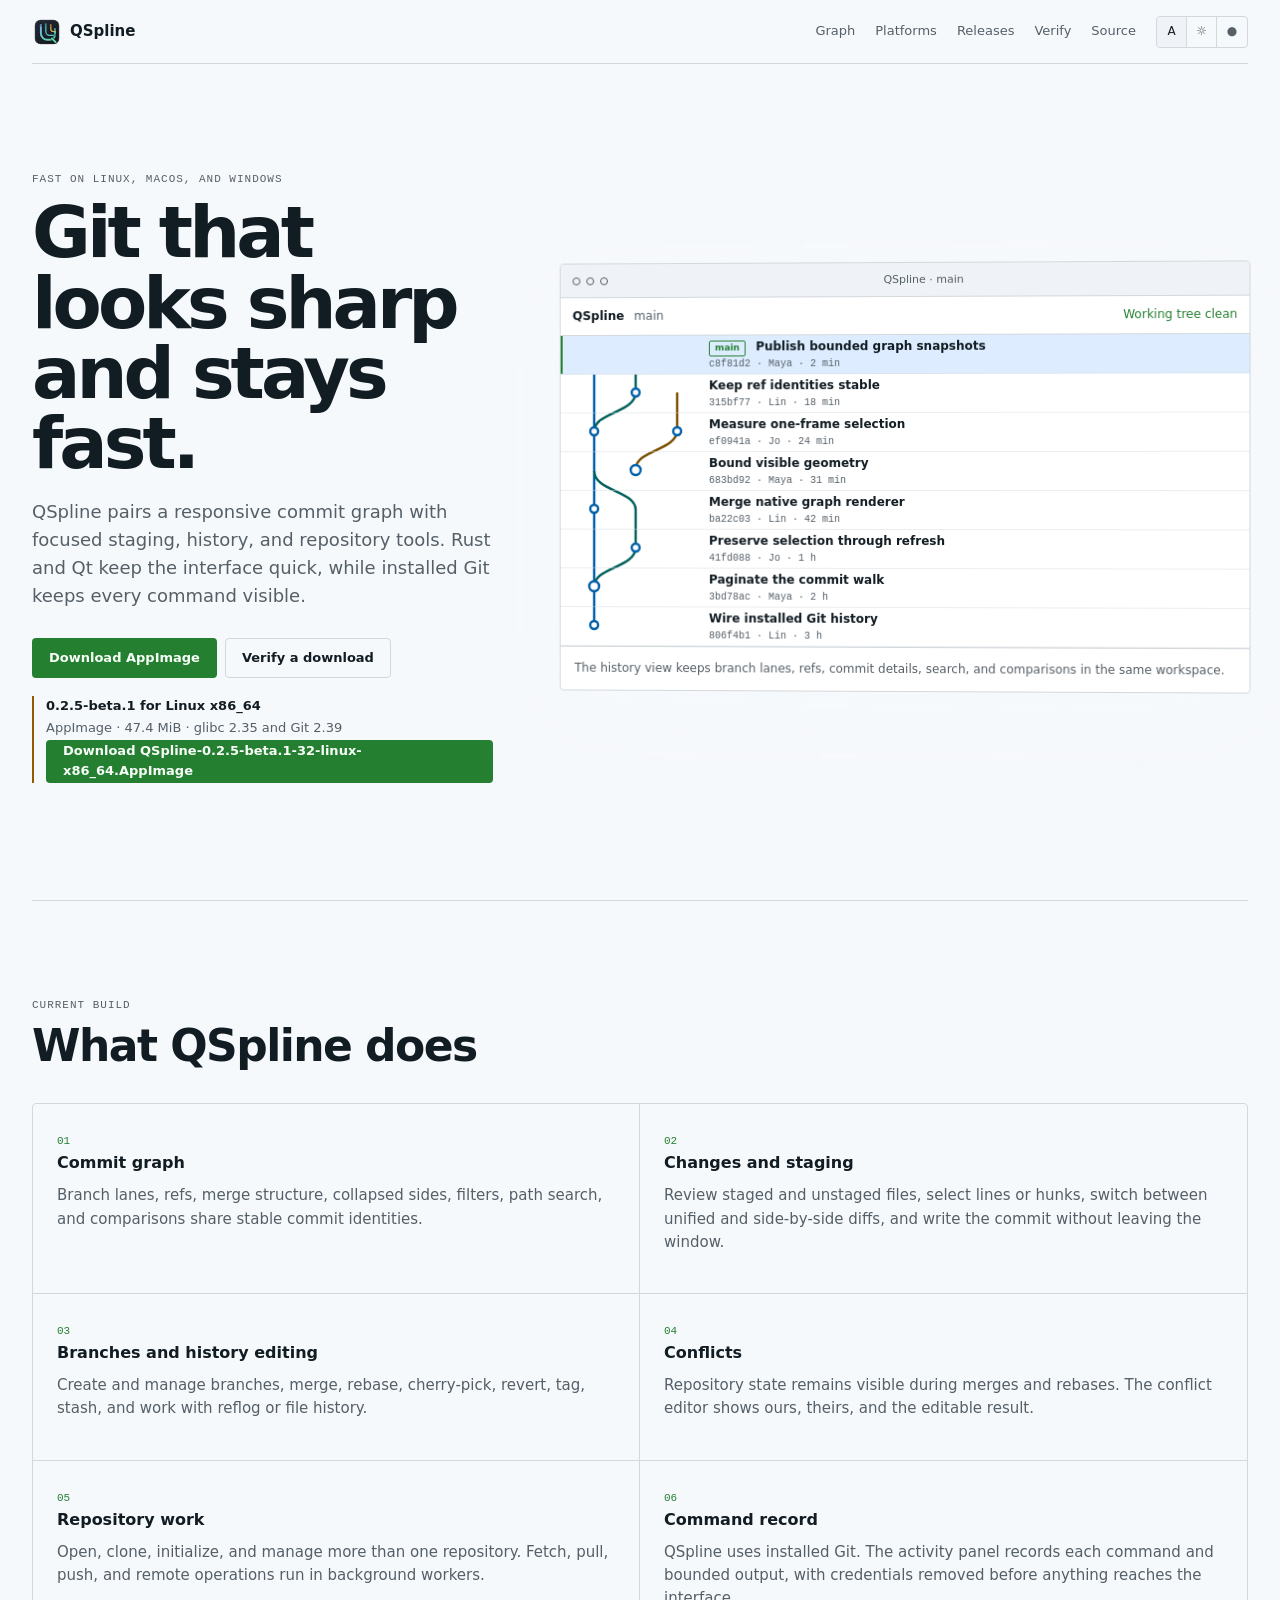
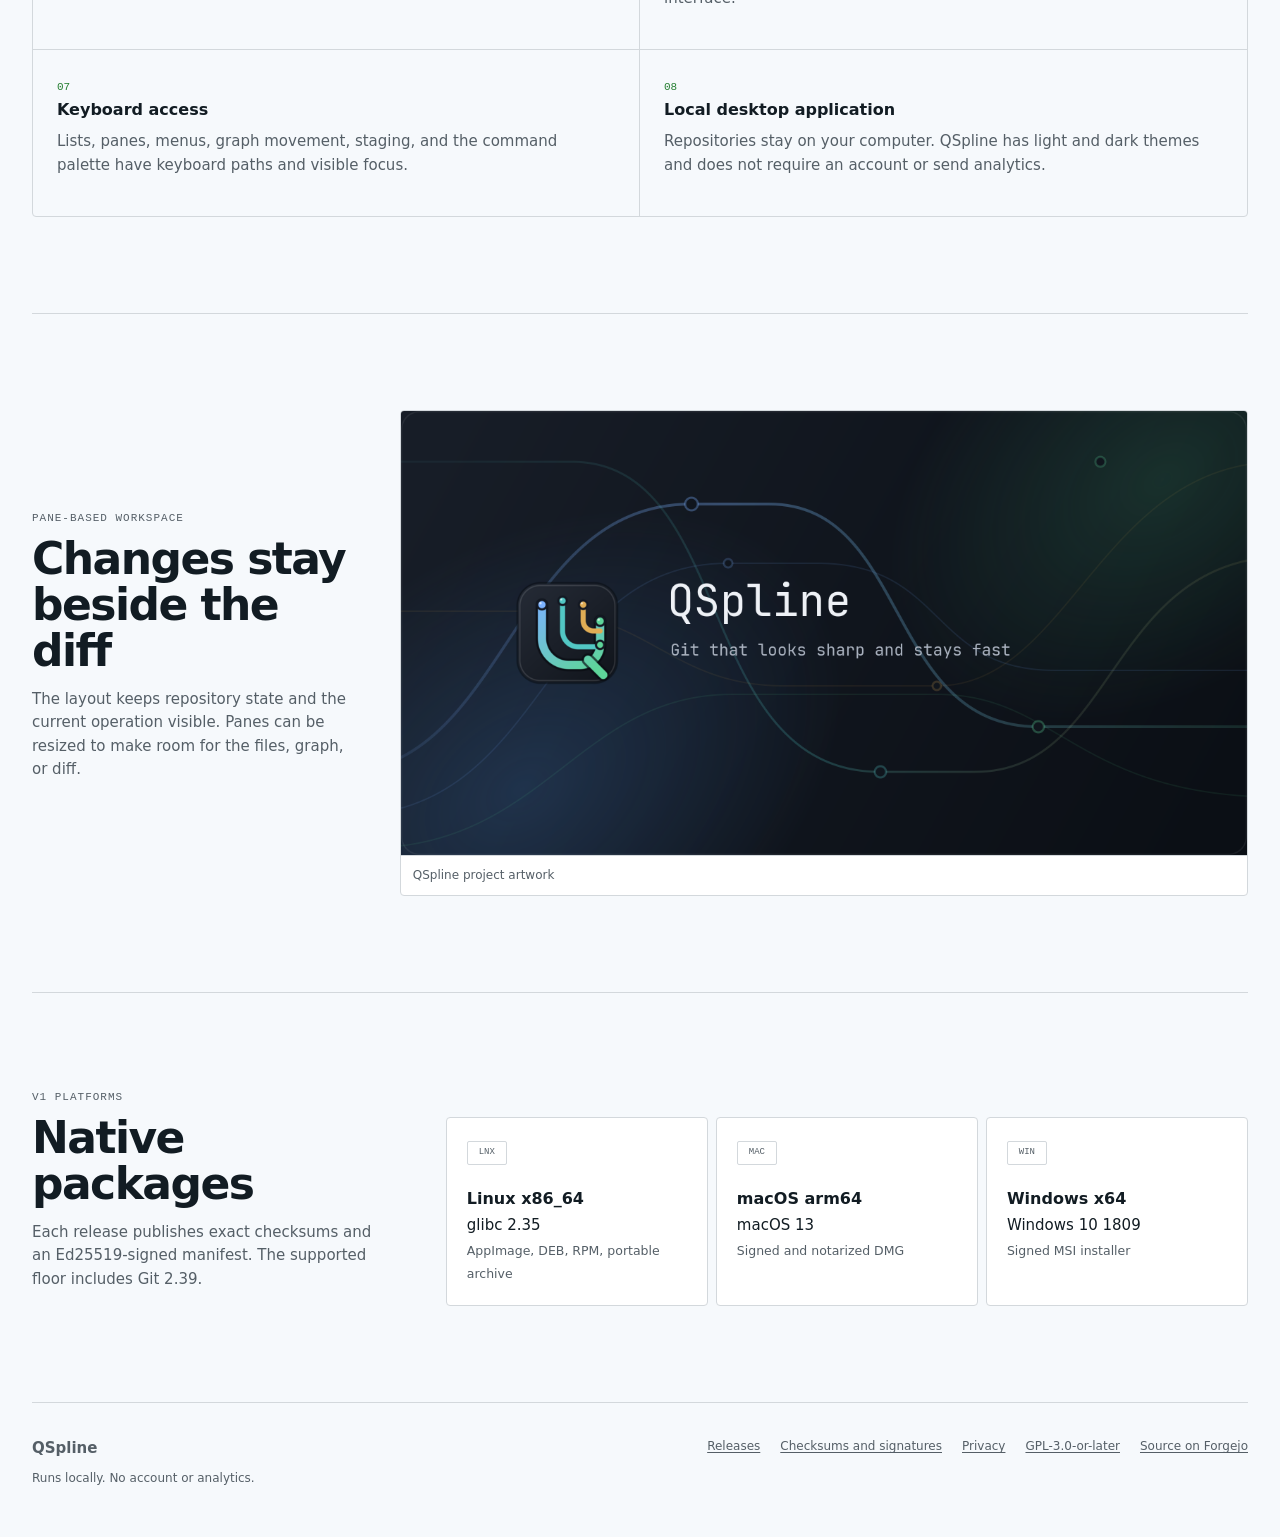
<file: website/index.html>
<!doctype html>
<html lang="en" data-theme="dark">
<head>
  <meta charset="utf-8">
  <meta name="viewport" content="width=device-width, initial-scale=1">
  <meta name="description" content="QSpline is a fast, polished Git client for Linux, macOS, and Windows, with a responsive commit graph and transparent Git operations.">
  <meta name="color-scheme" content="light dark">
  <meta name="theme-color" content="#11151c" media="(prefers-color-scheme: dark)">
  <meta name="theme-color" content="#f7f8fa" media="(prefers-color-scheme: light)">
  <meta property="og:title" content="QSpline · Fast, cross-platform Git client">
  <meta property="og:description" content="Git that looks sharp and stays fast, on Linux, macOS, and Windows.">
  <meta property="og:type" content="website">
  <meta property="og:image" content="assets/brand/qspline-feature.png">
  <title>QSpline · Fast, cross-platform Git client</title>
  <link rel="icon" href="assets/brand/qspline-icon.svg" type="image/svg+xml">
  <link rel="icon" href="assets/brand/favicon-32.png" sizes="32x32" type="image/png">
  <link rel="apple-touch-icon" href="assets/brand/apple-touch-icon.png" sizes="180x180">
  <link rel="manifest" href="site.webmanifest">
  <link rel="stylesheet" href="styles.css">
  <script src="releases.js" defer></script>
</head>
<body>
  <a class="skip-link" href="#content">Skip to content</a>
  <header class="site-header">
    <a class="wordmark" href="index.html" aria-label="QSpline home">
      <img src="assets/brand/qspline-icon.svg" alt="" width="30" height="30">
      QSpline
    </a>
    <nav aria-label="Primary navigation">
      <a href="#graph">Graph</a>
      <a href="#platforms">Platforms</a>
      <a href="releases.html">Releases</a>
      <a href="releases.html#verify">Verify</a>
      <a href="https://code.lamers-cloud.de/mlamers/QSpline">Source</a>
    </nav>
    <div class="theme-switch" role="group" aria-label="Appearance">
      <button type="button" data-theme="system" aria-pressed="true">System</button>
      <button type="button" data-theme="light" aria-pressed="false">Light</button>
      <button type="button" data-theme="dark" aria-pressed="false">Dark</button>
    </div>
  </header>

  <main id="content">
    <section class="hero" aria-labelledby="hero-title">
      <div class="hero-copy">
        <p class="kicker">Fast on Linux, macOS, and Windows</p>
        <h1 id="hero-title">Git that looks sharp and stays fast.</h1>
        <p class="lede">QSpline pairs a responsive commit graph with focused staging, history, and repository tools. Rust and Qt keep the interface quick, while installed Git keeps every command visible.</p>
        <div class="hero-actions">
          <a class="button primary" href="releases.html" data-download-link>View releases</a>
          <a class="button quiet" href="releases.html#verify">Verify a download</a>
        </div>
        <div class="availability" id="recommended-download" data-release-summary aria-live="polite" aria-atomic="true">
          <strong>Release candidate in qualification</strong>
          <span>Public downloads appear only after all three platform packages identify the same immutable release.</span>
        </div>
      </div>

      <figure class="product-proof" id="graph" aria-labelledby="proof-caption">
        <div class="window-bar" aria-hidden="true"><i></i><i></i><i></i><span>QSpline · main</span></div>
        <div class="repository-bar"><strong>QSpline</strong><span>main</span><span class="repo-state">Working tree clean</span></div>
        <div class="graph-table" role="img" aria-labelledby="graph-title graph-description">
          <svg class="graph-lines" viewBox="0 0 150 312" preserveAspectRatio="none">
            <title id="graph-title">QSpline commit graph</title>
            <desc id="graph-description">Three labeled branch lanes merge into main across eight commits. Commit subjects repeat the topology without relying on color.</desc>
            <path class="lane lane-a" d="M34 18v276"/>
            <path class="lane lane-b" d="M76 18v39c0 20-42 20-42 39"/>
            <path class="lane lane-b" d="M34 136c0 20 42 20 42 39v38c0 20-42 20-42 39"/>
            <path class="lane lane-c" d="M118 57v38c0 20-42 20-42 39"/>
            <g class="nodes"><circle cx="34" cy="18" r="5"/><circle cx="76" cy="57" r="4"/><circle cx="118" cy="96" r="4"/><circle cx="34" cy="96" r="4"/><circle cx="76" cy="135" r="5"/><circle cx="34" cy="174" r="4"/><circle cx="76" cy="213" r="4"/><circle cx="34" cy="252" r="5"/><circle cx="34" cy="291" r="4"/></g>
          </svg>
          <div class="commit selected"><span class="topology">Main lane, HEAD</span><div><b><span class="ref-pill">main</span> Publish bounded graph snapshots</b><small>c8f81d2 · Maya · 2 min</small></div></div>
          <div class="commit"><span class="topology">Feature lane</span><div><b>Keep ref identities stable</b><small>315bf77 · Lin · 18 min</small></div></div>
          <div class="commit"><span class="topology">Review lane</span><div><b>Measure one-frame selection</b><small>ef0941a · Jo · 24 min</small></div></div>
          <div class="commit"><span class="topology">Main lane</span><div><b>Bound visible geometry</b><small>683bd92 · Maya · 31 min</small></div></div>
          <div class="commit"><span class="topology">Merge to main</span><div><b>Merge native graph renderer</b><small>ba22c03 · Lin · 42 min</small></div></div>
          <div class="commit"><span class="topology">Main lane</span><div><b>Preserve selection through refresh</b><small>41fd088 · Jo · 1 h</small></div></div>
          <div class="commit"><span class="topology">Feature lane</span><div><b>Paginate the commit walk</b><small>3bd78ac · Maya · 2 h</small></div></div>
          <div class="commit"><span class="topology">Merge to main</span><div><b>Wire installed Git history</b><small>806f4b1 · Lin · 3 h</small></div></div>
        </div>
        <figcaption id="proof-caption">The history view keeps branch lanes, refs, commit details, search, and comparisons in the same workspace.</figcaption>
      </figure>
    </section>

    <section class="principles" aria-labelledby="principles-title">
      <p class="kicker">Current build</p>
      <h2 id="principles-title">What QSpline does</h2>
      <div class="feature-grid">
        <article><span class="feature-number">01</span><h3>Commit graph</h3><p>Branch lanes, refs, merge structure, collapsed sides, filters, path search, and comparisons share stable commit identities.</p></article>
        <article><span class="feature-number">02</span><h3>Changes and staging</h3><p>Review staged and unstaged files, select lines or hunks, switch between unified and side-by-side diffs, and write the commit without leaving the window.</p></article>
        <article><span class="feature-number">03</span><h3>Branches and history editing</h3><p>Create and manage branches, merge, rebase, cherry-pick, revert, tag, stash, and work with reflog or file history.</p></article>
        <article><span class="feature-number">04</span><h3>Conflicts</h3><p>Repository state remains visible during merges and rebases. The conflict editor shows ours, theirs, and the editable result.</p></article>
        <article><span class="feature-number">05</span><h3>Repository work</h3><p>Open, clone, initialize, and manage more than one repository. Fetch, pull, push, and remote operations run in background workers.</p></article>
        <article><span class="feature-number">06</span><h3>Command record</h3><p>QSpline uses installed Git. The activity panel records each command and bounded output, with credentials removed before anything reaches the interface.</p></article>
        <article><span class="feature-number">07</span><h3>Keyboard access</h3><p>Lists, panes, menus, graph movement, staging, and the command palette have keyboard paths and visible focus.</p></article>
        <article><span class="feature-number">08</span><h3>Local desktop application</h3><p>Repositories stay on your computer. QSpline has light and dark themes and does not require an account or send analytics.</p></article>
      </div>
    </section>

    <section class="workspace-shot" aria-labelledby="workspace-title">
      <div><p class="kicker">Pane-based workspace</p><h2 id="workspace-title">Changes stay beside the diff</h2><p>The layout keeps repository state and the current operation visible. Panes can be resized to make room for the files, graph, or diff.</p></div>
      <figure><img src="assets/brand/qspline-feature.png" width="1200" height="630" loading="lazy" alt="QSpline icon and name with the message Git that looks sharp and stays fast on a dark background with curved commit lanes"><figcaption>QSpline project artwork</figcaption></figure>
    </section>

    <section class="platforms" id="platforms" aria-labelledby="platforms-title">
      <div><p class="kicker">v1 platforms</p><h2 id="platforms-title">Native packages</h2><p>Each release publishes exact checksums and an Ed25519-signed manifest. The supported floor includes Git 2.39.</p></div>
      <div class="platform-grid">
        <article><span aria-hidden="true">LNX</span><h3>Linux x86_64</h3><p>glibc 2.35</p><small>AppImage, DEB, RPM, portable archive</small></article>
        <article><span aria-hidden="true">MAC</span><h3>macOS arm64</h3><p>macOS 13</p><small>Signed and notarized DMG</small></article>
        <article><span aria-hidden="true">WIN</span><h3>Windows x64</h3><p>Windows 10 1809</p><small>Signed MSI installer</small></article>
      </div>
      <div class="unsupported" data-unsupported hidden tabindex="-1">
        <strong data-unsupported-title>This platform is not in v1.</strong>
        <p>QSpline v1 publishes Linux x86_64, macOS arm64, and Windows x64. You can build from source or follow the release feed.</p>
      </div>
    </section>
  </main>

  <footer>
      <div><a class="wordmark" href="index.html">QSpline</a><p>Runs locally. No account or analytics.</p></div>
    <nav aria-label="Project links">
      <a href="releases.html">Releases</a>
      <a href="releases.html#verify">Checksums and signatures</a>
      <a href="releases.html#privacy">Privacy</a>
      <a href="https://www.gnu.org/licenses/gpl-3.0.html">GPL-3.0-or-later</a>
      <a href="https://code.lamers-cloud.de/mlamers/QSpline">Source on Forgejo</a>
    </nav>
  </footer>
</body>
</html>
</file>
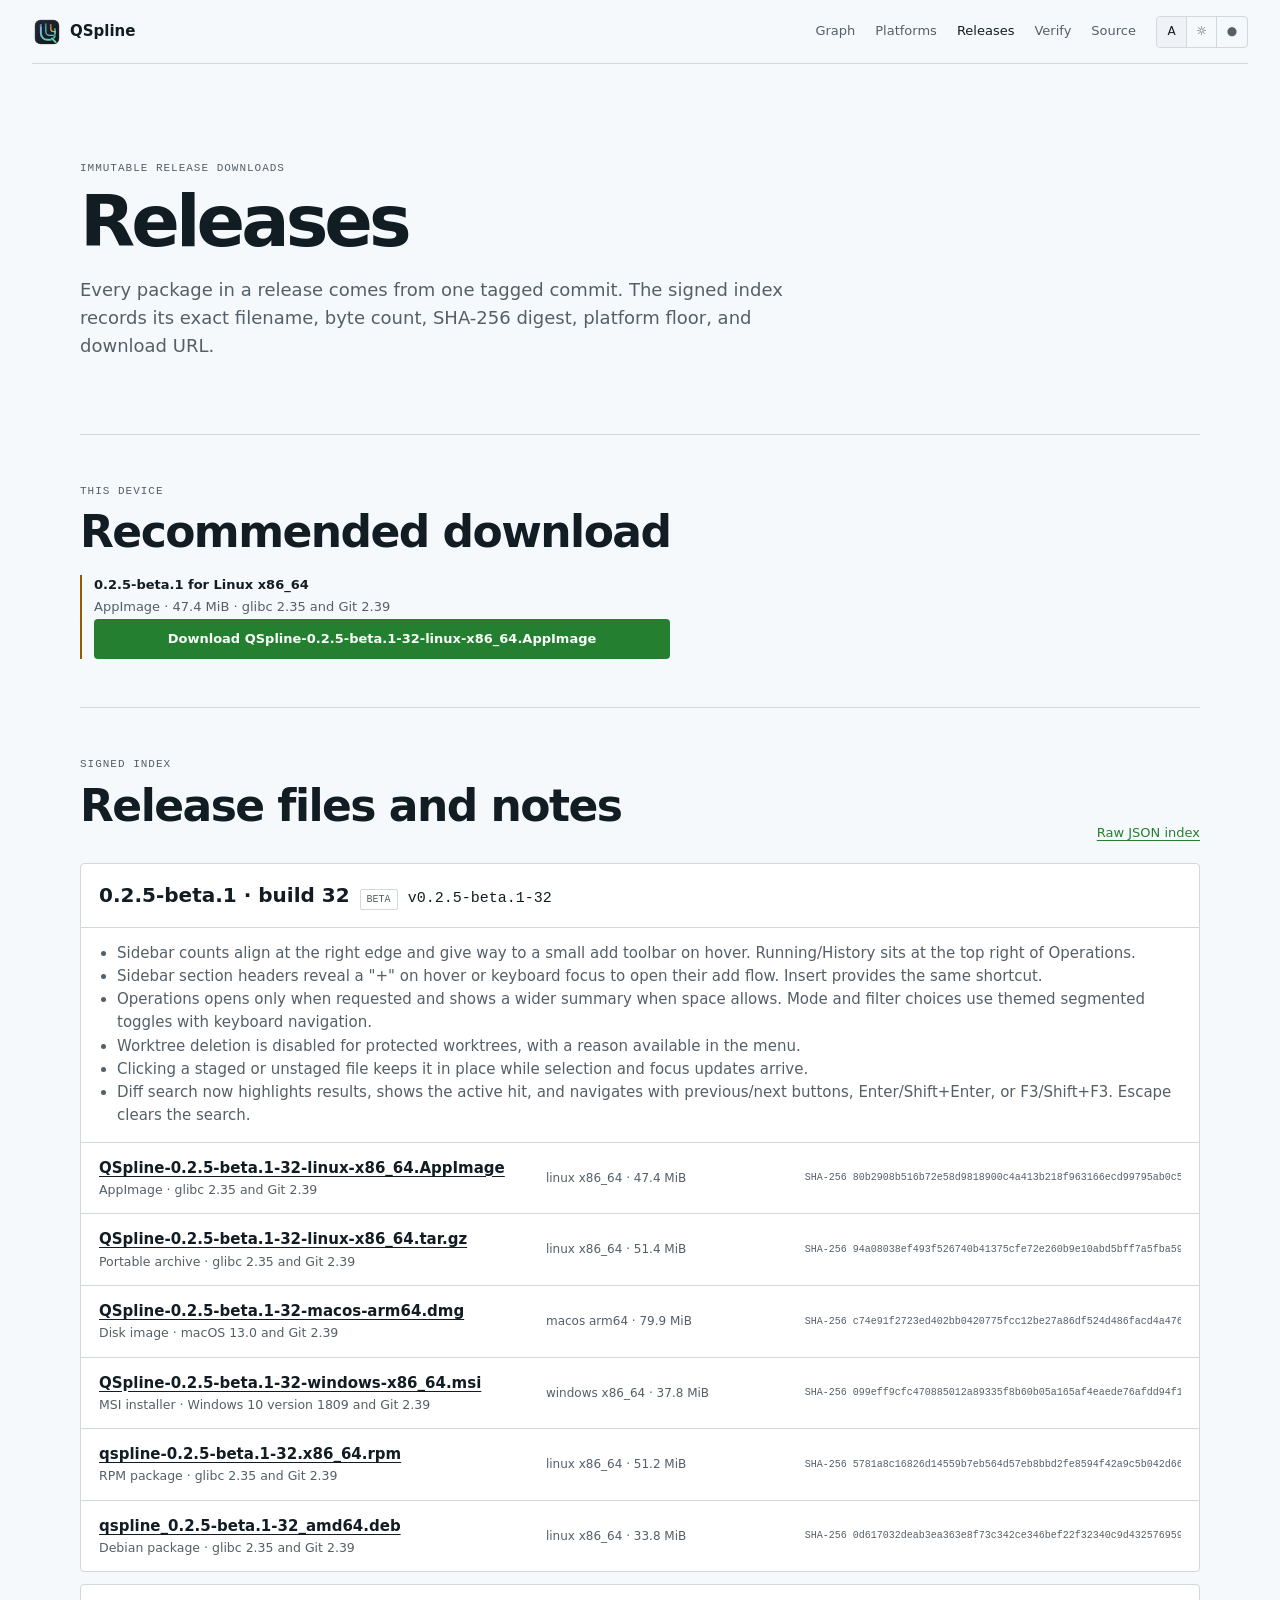
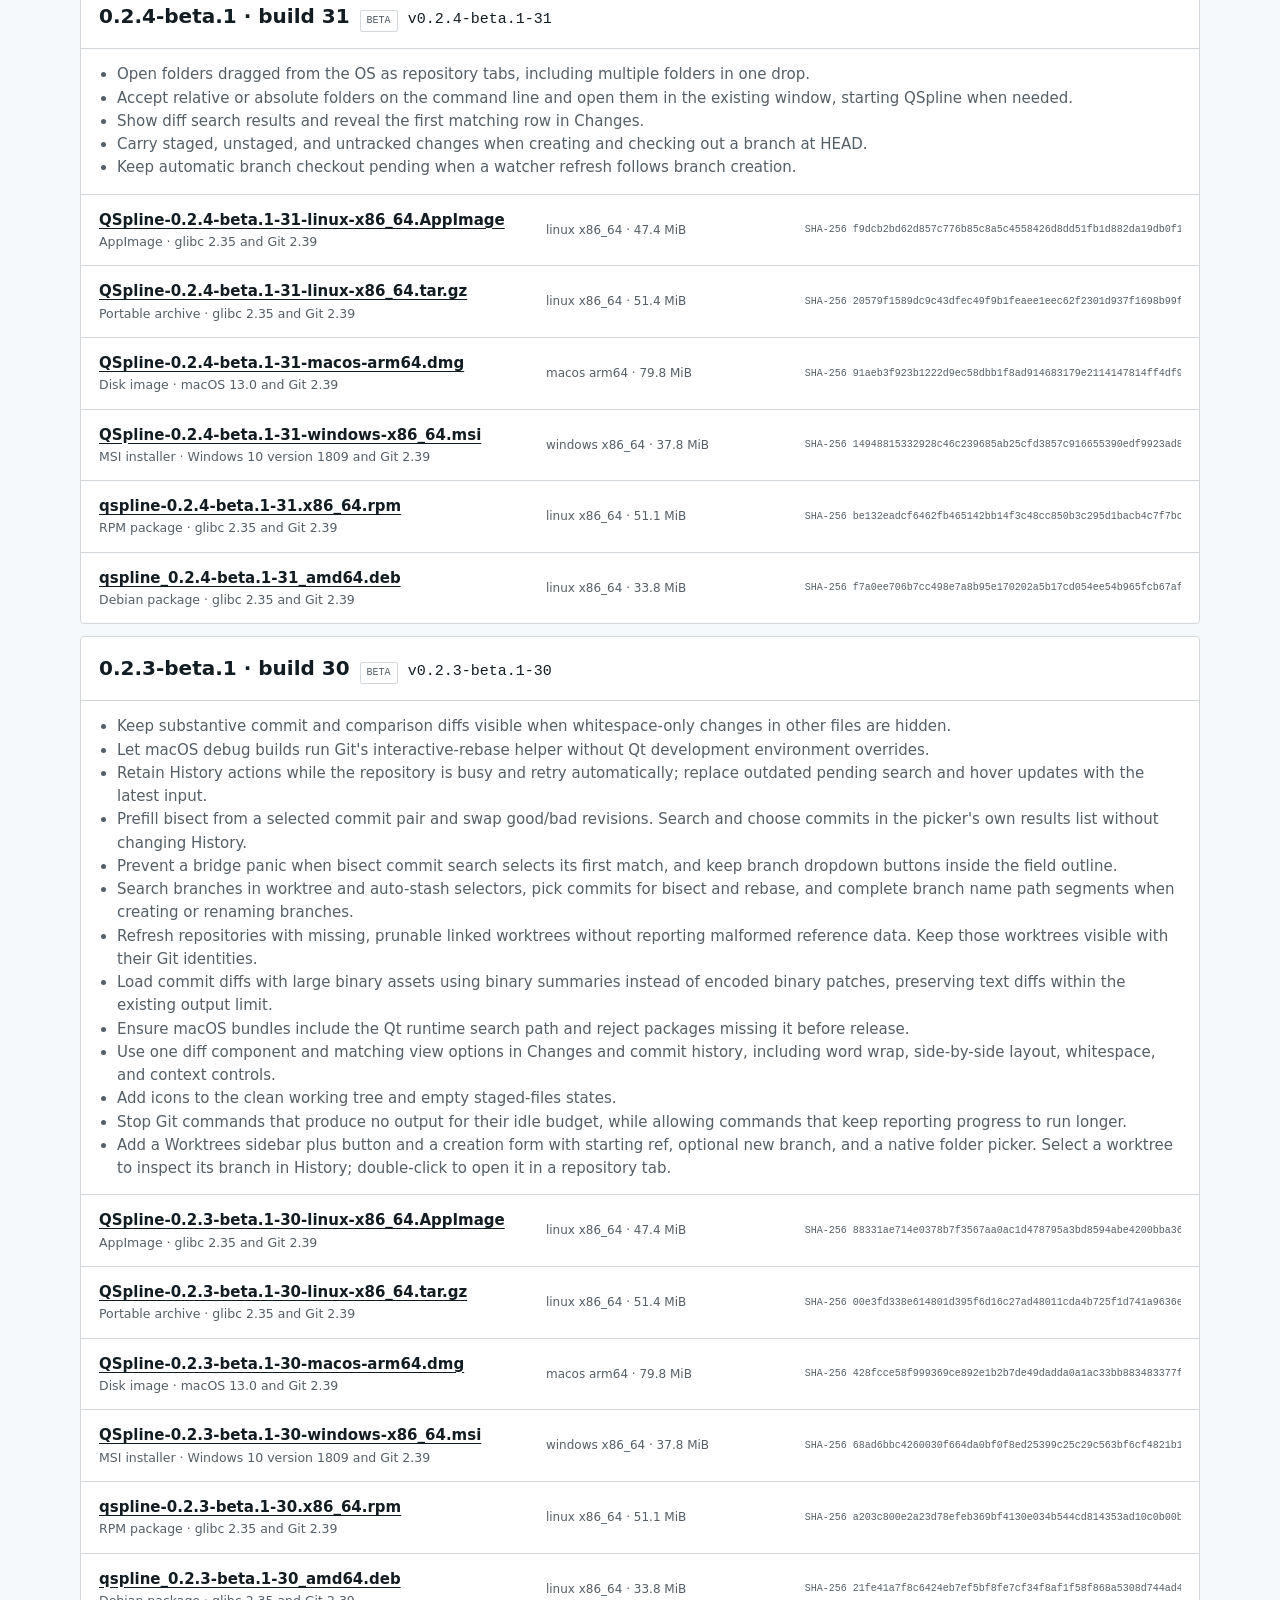
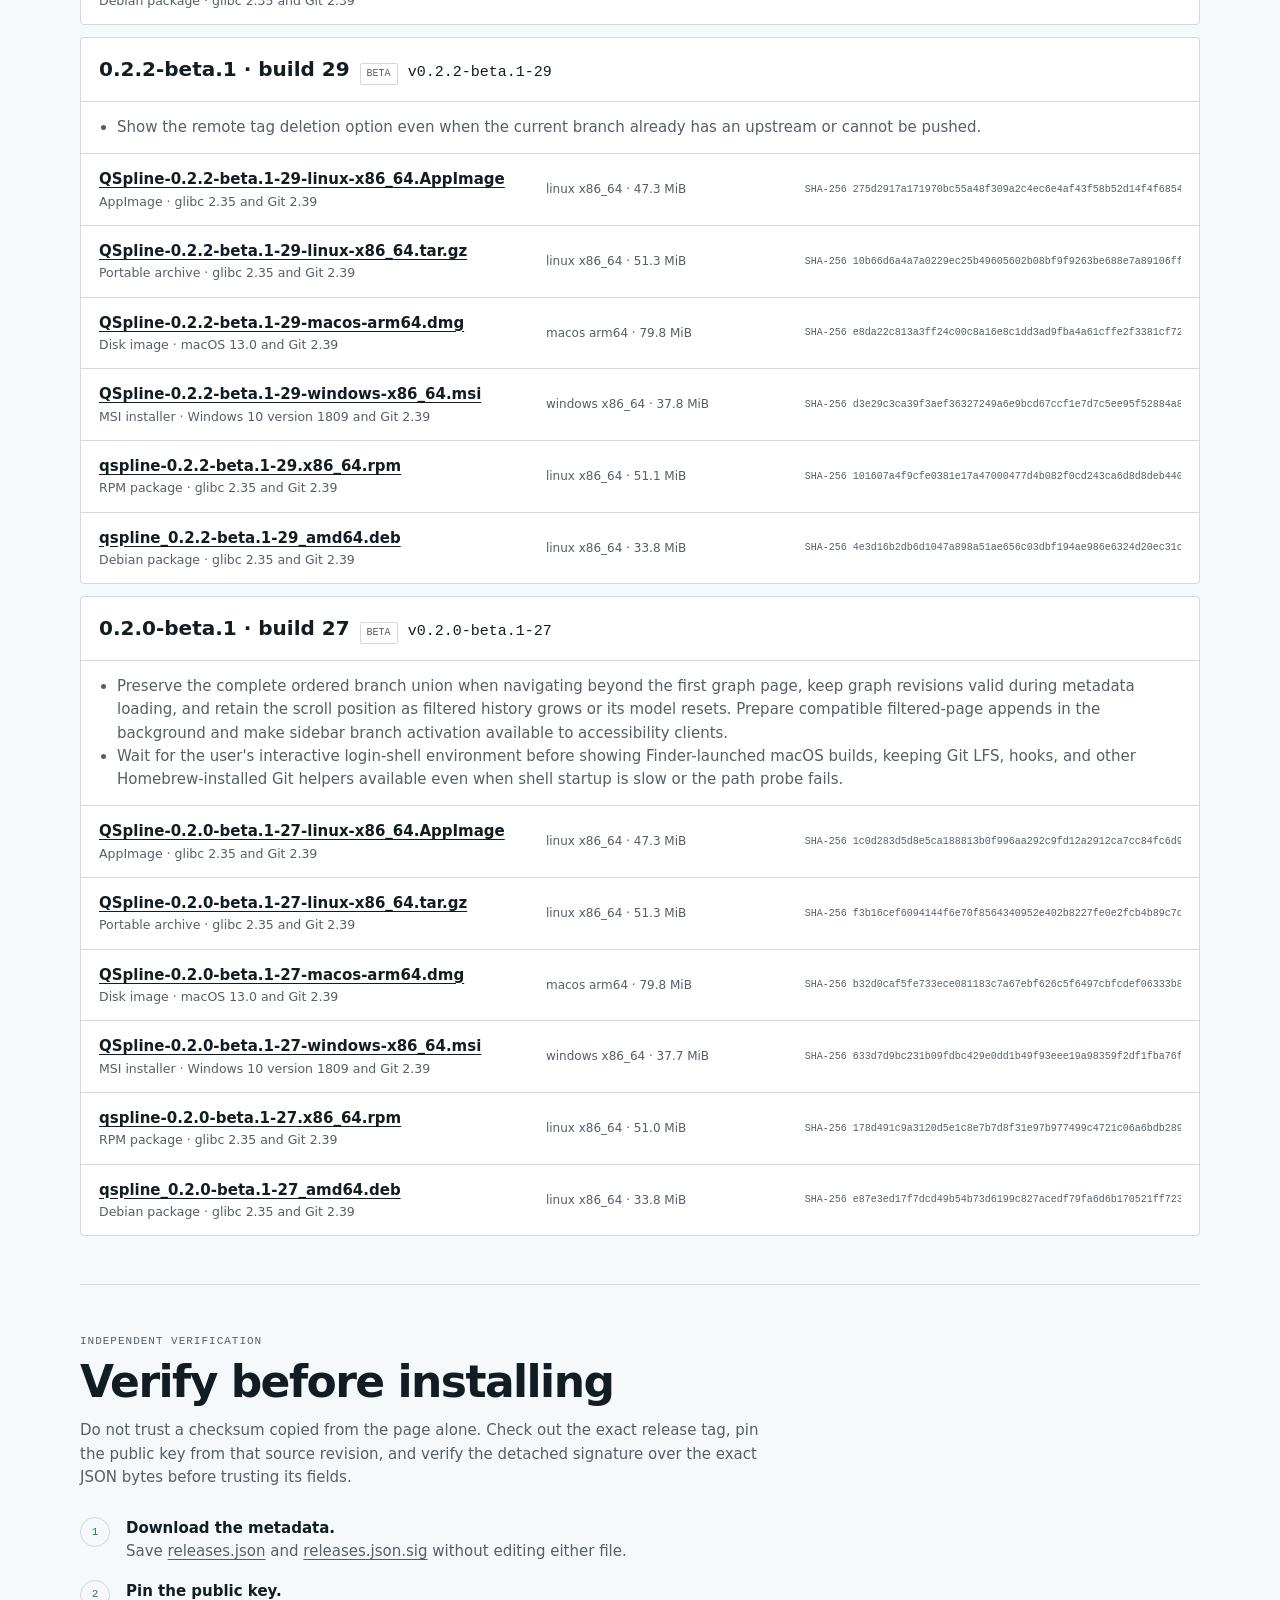
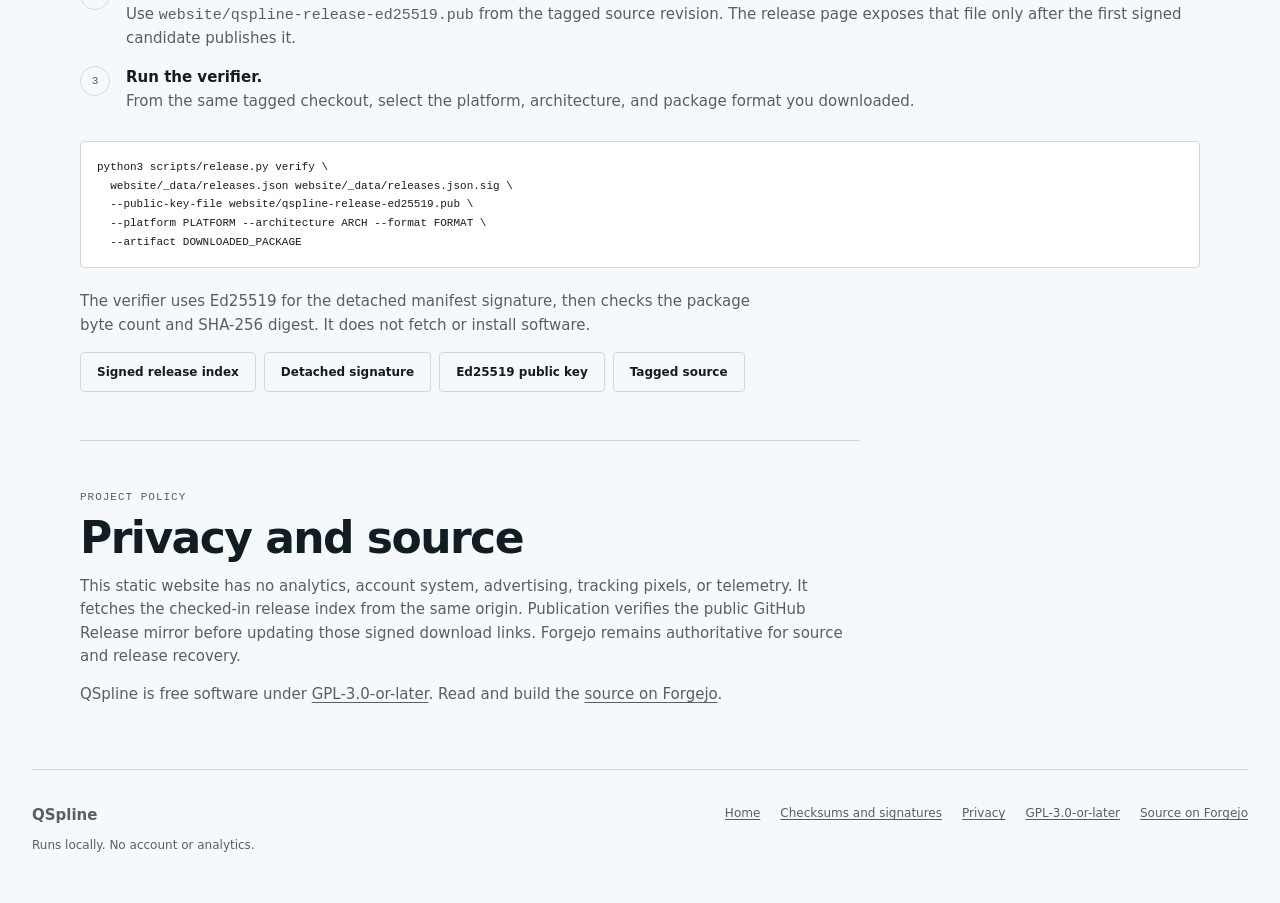
<file: website/releases.html>
<!doctype html>
<html lang="en" data-theme="dark">
<head>
  <meta charset="utf-8">
  <meta name="viewport" content="width=device-width, initial-scale=1">
  <meta name="description" content="QSpline releases, checksums, signatures, public key, and verification instructions.">
  <meta name="color-scheme" content="light dark">
  <title>Releases · QSpline</title>
  <link rel="icon" href="assets/brand/qspline-icon.svg" type="image/svg+xml">
  <link rel="icon" href="assets/brand/favicon-32.png" sizes="32x32" type="image/png">
  <link rel="apple-touch-icon" href="assets/brand/apple-touch-icon.png" sizes="180x180">
  <link rel="manifest" href="site.webmanifest">
  <link rel="stylesheet" href="styles.css">
  <script src="releases.js" defer></script>
</head>
<body>
  <a class="skip-link" href="#content">Skip to content</a>
  <header class="site-header">
    <a class="wordmark" href="index.html" aria-label="QSpline home">
      <img src="assets/brand/qspline-icon.svg" alt="" width="30" height="30">
      QSpline
    </a>
    <nav aria-label="Primary navigation">
      <a href="index.html#graph">Graph</a>
      <a href="index.html#platforms">Platforms</a>
      <a href="releases.html" aria-current="page">Releases</a>
      <a href="#verify">Verify</a>
      <a href="https://code.lamers-cloud.de/mlamers/QSpline">Source</a>
    </nav>
    <div class="theme-switch" role="group" aria-label="Appearance">
      <button type="button" data-theme="system" aria-pressed="true">System</button>
      <button type="button" data-theme="light" aria-pressed="false">Light</button>
      <button type="button" data-theme="dark" aria-pressed="false">Dark</button>
    </div>
  </header>

  <main id="content" class="release-page">
    <header class="release-intro">
      <p class="kicker">Immutable release downloads</p>
      <h1>Releases</h1>
      <p>Every package in a release comes from one tagged commit. The signed index records its exact filename, byte count, SHA-256 digest, platform floor, and download URL.</p>
    </header>

    <section class="recommendation" aria-labelledby="recommendation-title">
      <p class="kicker">This device</p>
      <h2 id="recommendation-title">Recommended download</h2>
      <div id="recommended-download" data-release-summary aria-live="polite" aria-atomic="true">
        <strong>Release candidate in qualification</strong>
        <span>No public package is available yet.</span>
      </div>
      <div class="unsupported" data-unsupported hidden tabindex="-1">
        <strong data-unsupported-title>This platform is not in v1.</strong>
        <p>QSpline v1 publishes Linux x86_64, macOS arm64, and Windows x64. Use a supported computer, build from source, or follow the release feed.</p>
      </div>
    </section>

    <section aria-labelledby="files-title">
      <div class="section-heading"><div><p class="kicker">Signed index</p><h2 id="files-title">Release files and notes</h2></div><a class="text-link" href="_data/releases.json">Raw JSON index</a></div>
      <div id="releases" class="release-list" aria-live="polite" aria-busy="true">
        <div class="empty-release"><strong>Reading release metadata</strong><p>The page is loading the immutable release index.</p></div>
      </div>
    </section>

    <section class="verification" id="verify" aria-labelledby="verify-title">
      <p class="kicker">Independent verification</p>
      <h2 id="verify-title">Verify before installing</h2>
      <p>Do not trust a checksum copied from the page alone. Check out the exact release tag, pin the public key from that source revision, and verify the detached signature over the exact JSON bytes before trusting its fields.</p>
      <ol class="verify-steps">
        <li><strong>Download the metadata.</strong><span>Save <a href="_data/releases.json">releases.json</a> and <a href="_data/releases.json.sig">releases.json.sig</a> without editing either file.</span></li>
        <li><strong>Pin the public key.</strong><span>Use <code>website/qspline-release-ed25519.pub</code> from the tagged source revision. The release page exposes that file only after the first signed candidate publishes it.</span></li>
        <li><strong>Run the verifier.</strong><span>From the same tagged checkout, select the platform, architecture, and package format you downloaded.</span></li>
      </ol>
      <pre tabindex="0" aria-label="Release verification command"><code>python3 scripts/release.py verify \
  website/_data/releases.json website/_data/releases.json.sig \
  --public-key-file website/qspline-release-ed25519.pub \
  --platform PLATFORM --architecture ARCH --format FORMAT \
  --artifact DOWNLOADED_PACKAGE</code></pre>
      <p class="verification-note">The verifier uses Ed25519 for the detached manifest signature, then checks the package byte count and SHA-256 digest. It does not fetch or install software.</p>
      <div id="trust-files" class="trust-files" hidden></div>
    </section>

    <section id="privacy" class="policy" aria-labelledby="privacy-title">
      <p class="kicker">Project policy</p>
      <h2 id="privacy-title">Privacy and source</h2>
      <p>This static website has no analytics, account system, advertising, tracking pixels, or telemetry. It fetches the checked-in release index from the same origin. Publication verifies the public GitHub Release mirror before updating those signed download links. Forgejo remains authoritative for source and release recovery.</p>
      <p>QSpline is free software under <a href="https://www.gnu.org/licenses/gpl-3.0.html">GPL-3.0-or-later</a>. Read and build the <a href="https://code.lamers-cloud.de/mlamers/QSpline">source on Forgejo</a>.</p>
    </section>
  </main>

  <footer>
    <div><a class="wordmark" href="index.html">QSpline</a><p>Runs locally. No account or analytics.</p></div>
    <nav aria-label="Project links">
      <a href="index.html">Home</a>
      <a href="#verify">Checksums and signatures</a>
      <a href="#privacy">Privacy</a>
      <a href="https://www.gnu.org/licenses/gpl-3.0.html">GPL-3.0-or-later</a>
      <a href="https://code.lamers-cloud.de/mlamers/QSpline">Source on Forgejo</a>
    </nav>
  </footer>
</body>
</html>
</file>
<file: website/styles.css>
:root {
  color-scheme: light dark;
  --font-display: -apple-system, BlinkMacSystemFont, "SF Pro Display", "Segoe UI", system-ui, sans-serif;
  --font-body: -apple-system, BlinkMacSystemFont, "SF Pro Text", "Segoe UI", system-ui, sans-serif;
  --font-mono: "JetBrains Mono", "IBM Plex Mono", ui-monospace, Menlo, Consolas, monospace;
  --radius: 4px;
  --page: min(100% - 40px, 1440px);
}

html[data-theme="light"] {
  --bg: oklch(98% 0.005 250);
  --surface: oklch(100% 0 0);
  --surface-2: oklch(96% 0.006 250);
  --fg: oklch(22% 0.02 240);
  --muted: oklch(48% 0.018 240);
  --border: oklch(88% 0.008 240);
  --accent: oklch(52.6% 0.142 145.2);
  --accent-fg: oklch(99% 0.01 145);
  --danger: oklch(49% 0.18 25);
  --warning: oklch(52% 0.14 75);
  --lane-a: oklch(48% 0.14 250);
  --lane-b: oklch(42% 0.12 190);
  --lane-c: oklch(46% 0.13 85);
  --selection: oklch(94% 0.03 250);
  color-scheme: light;
}

html[data-theme="dark"] {
  --bg: oklch(18% 0.012 250);
  --surface: oklch(22.5% 0.010 250);
  --surface-2: oklch(27% 0.010 250);
  --fg: oklch(93% 0.010 240);
  --muted: oklch(70% 0.014 240);
  --border: oklch(35% 0.010 240);
  --accent: oklch(72% 0.16 145);
  --accent-fg: oklch(18% 0.03 145);
  --danger: oklch(70% 0.18 25);
  --warning: oklch(80% 0.14 75);
  --lane-a: oklch(72% 0.14 250);
  --lane-b: oklch(74% 0.13 190);
  --lane-c: oklch(76% 0.14 95);
  --selection: oklch(31% 0.04 250);
  color-scheme: dark;
}

* { box-sizing: border-box; }
html { scroll-behavior: smooth; }
body { margin: 0; min-width: 320px; background: var(--bg); color: var(--fg); font-family: var(--font-body); font-size: 15px; line-height: 1.55; }
a { color: inherit; text-underline-offset: .2em; }
button { color: inherit; font: inherit; }
:focus-visible { outline: 2px solid var(--accent); outline-offset: 3px; }
[hidden] { display: none !important; }
.skip-link { position: fixed; z-index: 20; top: 8px; left: 8px; padding: 8px 12px; background: var(--accent); color: var(--accent-fg); transform: translateY(-150%); }
.skip-link:focus { transform: none; }

.site-header { width: var(--page); min-height: 56px; margin: 0 auto; display: flex; align-items: center; gap: 20px; border-bottom: 1px solid var(--border); }
.wordmark { display: inline-flex; align-items: center; gap: 8px; font-size: 15px; font-weight: 720; text-decoration: none; }
.wordmark img { display: block; width: 30px; height: 30px; border-radius: 7px; }
.site-header nav { display: none; gap: 20px; margin-left: auto; }
.site-header nav a { color: var(--muted); font-size: 13px; text-decoration: none; }
.site-header nav a:hover, .site-header nav a[aria-current="page"] { color: var(--fg); }
.theme-switch { display: flex; margin-left: auto; border: 1px solid var(--border); border-radius: var(--radius); overflow: hidden; }
.theme-switch button { width: 30px; height: 30px; padding: 0; overflow: hidden; border: 0; border-right: 1px solid var(--border); background: transparent; color: transparent; font-size: 0; }
.theme-switch button:last-child { border-right: 0; }
.theme-switch button::after { display: block; color: var(--muted); font-size: 12px; }
.theme-switch button[data-theme="system"]::after { content: "A"; }
.theme-switch button[data-theme="light"]::after { content: "☼"; }
.theme-switch button[data-theme="dark"]::after { content: "●"; }
.theme-switch button[aria-pressed="true"] { background: var(--surface-2); }
.theme-switch button[aria-pressed="true"]::after { color: var(--fg); }

main, footer { width: var(--page); margin: 0 auto; }
.hero { display: grid; gap: 42px; padding: 64px 0 76px; }
.hero-copy { align-self: center; }
.kicker { margin: 0 0 9px; color: var(--muted); font-family: var(--font-mono); font-size: 11px; letter-spacing: .09em; text-transform: uppercase; }
h1, h2, h3, p { margin-top: 0; }
h1 { margin-bottom: 20px; font-size: clamp(42px, 12vw, 70px); font-weight: 720; letter-spacing: -.055em; line-height: .98; }
h2 { margin-bottom: 14px; font-size: clamp(30px, 6vw, 44px); letter-spacing: -.035em; line-height: 1.05; }
h3 { margin-bottom: 8px; font-size: 16px; }
.lede { max-width: 47ch; color: var(--muted); font-size: 18px; line-height: 1.55; }
.hero-actions { display: flex; flex-wrap: wrap; gap: 8px; margin: 28px 0 18px; }
.button { display: inline-flex; align-items: center; justify-content: center; min-height: 40px; padding: 0 16px; border: 1px solid var(--border); border-radius: var(--radius); font-size: 13px; font-weight: 680; text-decoration: none; }
.button.primary { border-color: transparent; background: var(--accent); color: var(--accent-fg); }
.button.quiet:hover { background: var(--surface-2); }
.availability, [data-release-summary] { display: grid; gap: 2px; max-width: 590px; padding-left: 12px; border-left: 2px solid var(--warning); color: var(--muted); font-size: 13px; }
.availability strong, [data-release-summary] strong { color: var(--fg); }

.product-proof { min-width: 0; margin: 0; overflow: hidden; border: 1px solid var(--border); border-radius: var(--radius); background: var(--surface); box-shadow: 0 24px 80px color-mix(in oklch, var(--bg), transparent 30%); }
.window-bar { display: flex; align-items: center; gap: 6px; height: 34px; padding: 0 12px; border-bottom: 1px solid var(--border); background: var(--surface-2); }
.window-bar i { width: 8px; height: 8px; border: 1px solid var(--muted); border-radius: 50%; }
.window-bar span { margin: 0 auto; color: var(--muted); font-size: 11px; }
.repository-bar { display: flex; align-items: center; gap: 10px; height: 38px; padding: 0 12px; border-bottom: 1px solid var(--border); font-size: 12px; }
.repository-bar > span { color: var(--muted); }
.repository-bar .repo-state { margin-left: auto; color: var(--accent); }
.graph-table { position: relative; height: 312px; overflow: hidden; }
.graph-lines { position: absolute; z-index: 1; inset: 0 auto 0 0; width: 150px; height: 312px; fill: var(--surface); stroke-width: 2.4; }
.graph-lines .lane { fill: none; vector-effect: non-scaling-stroke; }
.lane-a { stroke: var(--lane-a); }
.lane-b { stroke: var(--lane-b); }
.lane-c { stroke: var(--lane-c); }
.nodes { fill: var(--surface); stroke: var(--lane-a); stroke-width: 2.4; vector-effect: non-scaling-stroke; }
.commit { position: relative; z-index: 2; display: grid; grid-template-columns: 150px minmax(0, 1fr); align-items: center; height: 39px; padding-right: 12px; border-bottom: 1px solid color-mix(in oklch, var(--border), transparent 55%); }
.commit.selected { background: var(--selection); box-shadow: inset 2px 0 var(--accent); }
.commit .topology { padding-left: 10px; overflow: hidden; color: transparent; font-size: 0; }
.commit div { min-width: 0; }
.commit b, .commit small { display: block; overflow: hidden; text-overflow: ellipsis; white-space: nowrap; }
.commit b { font-size: 12px; }
.commit small { color: var(--muted); font-family: var(--font-mono); font-size: 10px; }
.ref-pill { display: inline-flex; height: 16px; align-items: center; margin-right: 6px; padding: 0 5px; border: 1px solid var(--accent); border-radius: 2px; color: var(--accent); font-size: 9px; }
.product-proof figcaption { padding: 12px 14px; border-top: 1px solid var(--border); color: var(--muted); font-size: 12px; }

.principles, .workspace-shot, .platforms { padding: 72px 0; border-top: 1px solid var(--border); }
.feature-grid { display: grid; gap: 0; margin-top: 34px; border: 1px solid var(--border); border-radius: var(--radius); }
.feature-grid article { padding: 24px; border-bottom: 1px solid var(--border); }
.feature-grid article:last-child { border-bottom: 0; }
.feature-grid p, .platforms > div:first-child > p:last-child { color: var(--muted); }
.feature-number { color: var(--accent); font-family: var(--font-mono); font-size: 11px; }
.workspace-shot { display: grid; gap: 28px; }
.workspace-shot > div > p:last-child { max-width: 58ch; color: var(--muted); }
.workspace-shot figure { overflow: hidden; margin: 0; border: 1px solid var(--border); border-radius: var(--radius); background: var(--surface); }
.workspace-shot img { display: block; width: 100%; height: auto; }
.workspace-shot figcaption { padding: 10px 12px; border-top: 1px solid var(--border); color: var(--muted); font-size: 12px; }
.platform-grid { display: grid; gap: 8px; margin-top: 28px; }
.platform-grid article { padding: 20px; border: 1px solid var(--border); border-radius: var(--radius); background: var(--surface); }
.platform-grid article > span { display: inline-flex; min-width: 40px; height: 24px; align-items: center; justify-content: center; margin-bottom: 22px; border: 1px solid var(--border); border-radius: 2px; color: var(--muted); font-family: var(--font-mono); font-size: 9px; }
.platform-grid h3, .platform-grid p { margin-bottom: 2px; }
.platform-grid small { color: var(--muted); }
.unsupported { margin-top: 16px; padding: 16px; border: 1px solid var(--danger); border-radius: var(--radius); background: color-mix(in oklch, var(--danger) 8%, var(--surface)); }
.unsupported p { margin: 4px 0 0; color: var(--muted); }

.release-page { max-width: 1120px; }
.release-intro { max-width: 720px; padding: 72px 0 56px; }
.release-intro p:last-child { color: var(--muted); font-size: 18px; }
.recommendation, .verification, .policy, .release-page > section { padding: 48px 0; border-top: 1px solid var(--border); }
.recommendation [data-release-summary] { margin-top: 20px; }
.recommended-asset { display: flex; flex-wrap: wrap; align-items: center; gap: 10px; }
.recommended-asset .button { margin-top: 10px; }
.section-heading { display: flex; align-items: end; justify-content: space-between; gap: 16px; }
.text-link { color: var(--accent); font-size: 13px; }
.release-list { display: grid; gap: 12px; margin-top: 20px; }
.release-card { overflow: hidden; border: 1px solid var(--border); border-radius: var(--radius); background: var(--surface); }
.release-card > header { display: flex; flex-wrap: wrap; align-items: baseline; gap: 10px; padding: 16px 18px; border-bottom: 1px solid var(--border); }
.release-card h3 { margin: 0; font-size: 20px; }
.channel { padding: 2px 6px; border: 1px solid var(--border); border-radius: 2px; color: var(--muted); font-family: var(--font-mono); font-size: 10px; text-transform: uppercase; }
.release-card time { margin-left: auto; color: var(--muted); font-size: 12px; }
.release-notes { margin: 0; padding: 14px 18px 14px 36px; border-bottom: 1px solid var(--border); color: var(--muted); }
.asset-list { margin: 0; padding: 0; list-style: none; }
.asset { display: grid; gap: 8px; padding: 14px 18px; border-bottom: 1px solid var(--border); }
.asset:last-child { border-bottom: 0; }
.asset-name { min-width: 0; }
.asset-name a { color: var(--fg); font-weight: 650; overflow-wrap: anywhere; }
.asset-name small, .asset-meta { display: block; color: var(--muted); }
.asset-meta { font-size: 12px; }
.digest { overflow-x: auto; color: var(--muted); font-family: var(--font-mono); font-size: 10px; white-space: nowrap; }
.empty-release { padding: 22px; border: 1px solid var(--border); border-radius: var(--radius); background: var(--surface); }
.empty-release p { margin: 4px 0 0; color: var(--muted); }
.verification > p { max-width: 72ch; color: var(--muted); }
.verify-steps { display: grid; gap: 16px; margin: 28px 0; padding: 0; list-style: none; counter-reset: verify; }
.verify-steps li { display: grid; grid-template-columns: 34px 1fr; column-gap: 12px; counter-increment: verify; }
.verify-steps li::before { content: counter(verify); display: flex; width: 28px; height: 28px; grid-row: span 2; align-items: center; justify-content: center; border: 1px solid var(--border); border-radius: 50%; color: var(--accent); font-family: var(--font-mono); font-size: 11px; }
.verify-steps span { color: var(--muted); }
pre { max-width: 100%; margin: 22px 0; padding: 16px; overflow-x: auto; border: 1px solid var(--border); border-radius: var(--radius); background: var(--surface); color: var(--fg); font: 11px/1.7 var(--font-mono); }
.trust-files { display: flex; flex-wrap: wrap; gap: 8px; }
.trust-files a { font-size: 12px; }
.policy { max-width: 780px; }
.policy p { color: var(--muted); }

footer { display: grid; gap: 24px; padding: 34px 0 50px; border-top: 1px solid var(--border); color: var(--muted); font-size: 12px; }
footer p { margin: 8px 0 0; }
footer nav { display: flex; flex-wrap: wrap; gap: 12px 20px; }
footer nav a { color: var(--muted); }

@media (prefers-reduced-motion: reduce) {
  html { scroll-behavior: auto; }
}

/* Tablet 768 layout */
@media (min-width: 700px) {
  :root { --page: min(100% - 64px, 1440px); }
  .site-header { min-height: 64px; }
  .site-header nav { display: flex; }
  .theme-switch { margin-left: 0; }
  .hero { padding: 80px 0 90px; }
  .feature-grid { grid-template-columns: repeat(2, 1fr); }
  .platform-grid { grid-template-columns: repeat(3, 1fr); }
  .feature-grid article { border-right: 1px solid var(--border); }
  .feature-grid article:nth-child(2n) { border-right: 0; }
  .feature-grid article:nth-last-child(-n+2) { border-bottom: 0; }
  .asset { grid-template-columns: minmax(220px, 1.4fr) minmax(150px, .8fr) minmax(250px, 1.2fr); align-items: center; }
  footer { grid-template-columns: 1fr auto; align-items: start; }
  footer nav { justify-content: end; }
}

/* Laptop 1280 layout */
@media (min-width: 1100px) {
  .hero { grid-template-columns: minmax(390px, .8fr) minmax(560px, 1.2fr); align-items: center; gap: 64px; min-height: calc(100vh - 64px); }
  .workspace-shot { grid-template-columns: minmax(260px, .55fr) minmax(640px, 1.45fr); align-items: center; gap: 46px; }
  h1 { font-size: clamp(62px, 5.6vw, 82px); }
  .product-proof { transform: perspective(1200px) rotateY(-1.5deg); }
  .principles, .workspace-shot, .platforms { padding: 96px 0; }
  .platforms { display: grid; grid-template-columns: .6fr 1.4fr; gap: 70px; }
  .platforms .unsupported { grid-column: 1 / -1; }
  .release-intro { padding-top: 96px; }
}

/* Wide 1440 layout */
@media (min-width: 1400px) {
  :root { --page: min(100% - 96px, 1440px); }
  .hero { grid-template-columns: 520px minmax(720px, 1fr); gap: 88px; }
  .graph-table, .graph-lines { height: 352px; }
  .commit { height: 44px; }
  .commit b { font-size: 13px; }
  .product-proof figcaption { padding: 14px 18px; }
}

@media (max-width: 430px) {
  .site-header { gap: 10px; }
  .theme-switch { margin-left: auto; }
  .hero { padding-top: 48px; }
  .repository-bar .repo-state { display: none; }
  .graph-lines { width: 104px; }
  .commit { grid-template-columns: 104px minmax(0, 1fr); }
  .section-heading { align-items: start; flex-direction: column; }
}
</file>
